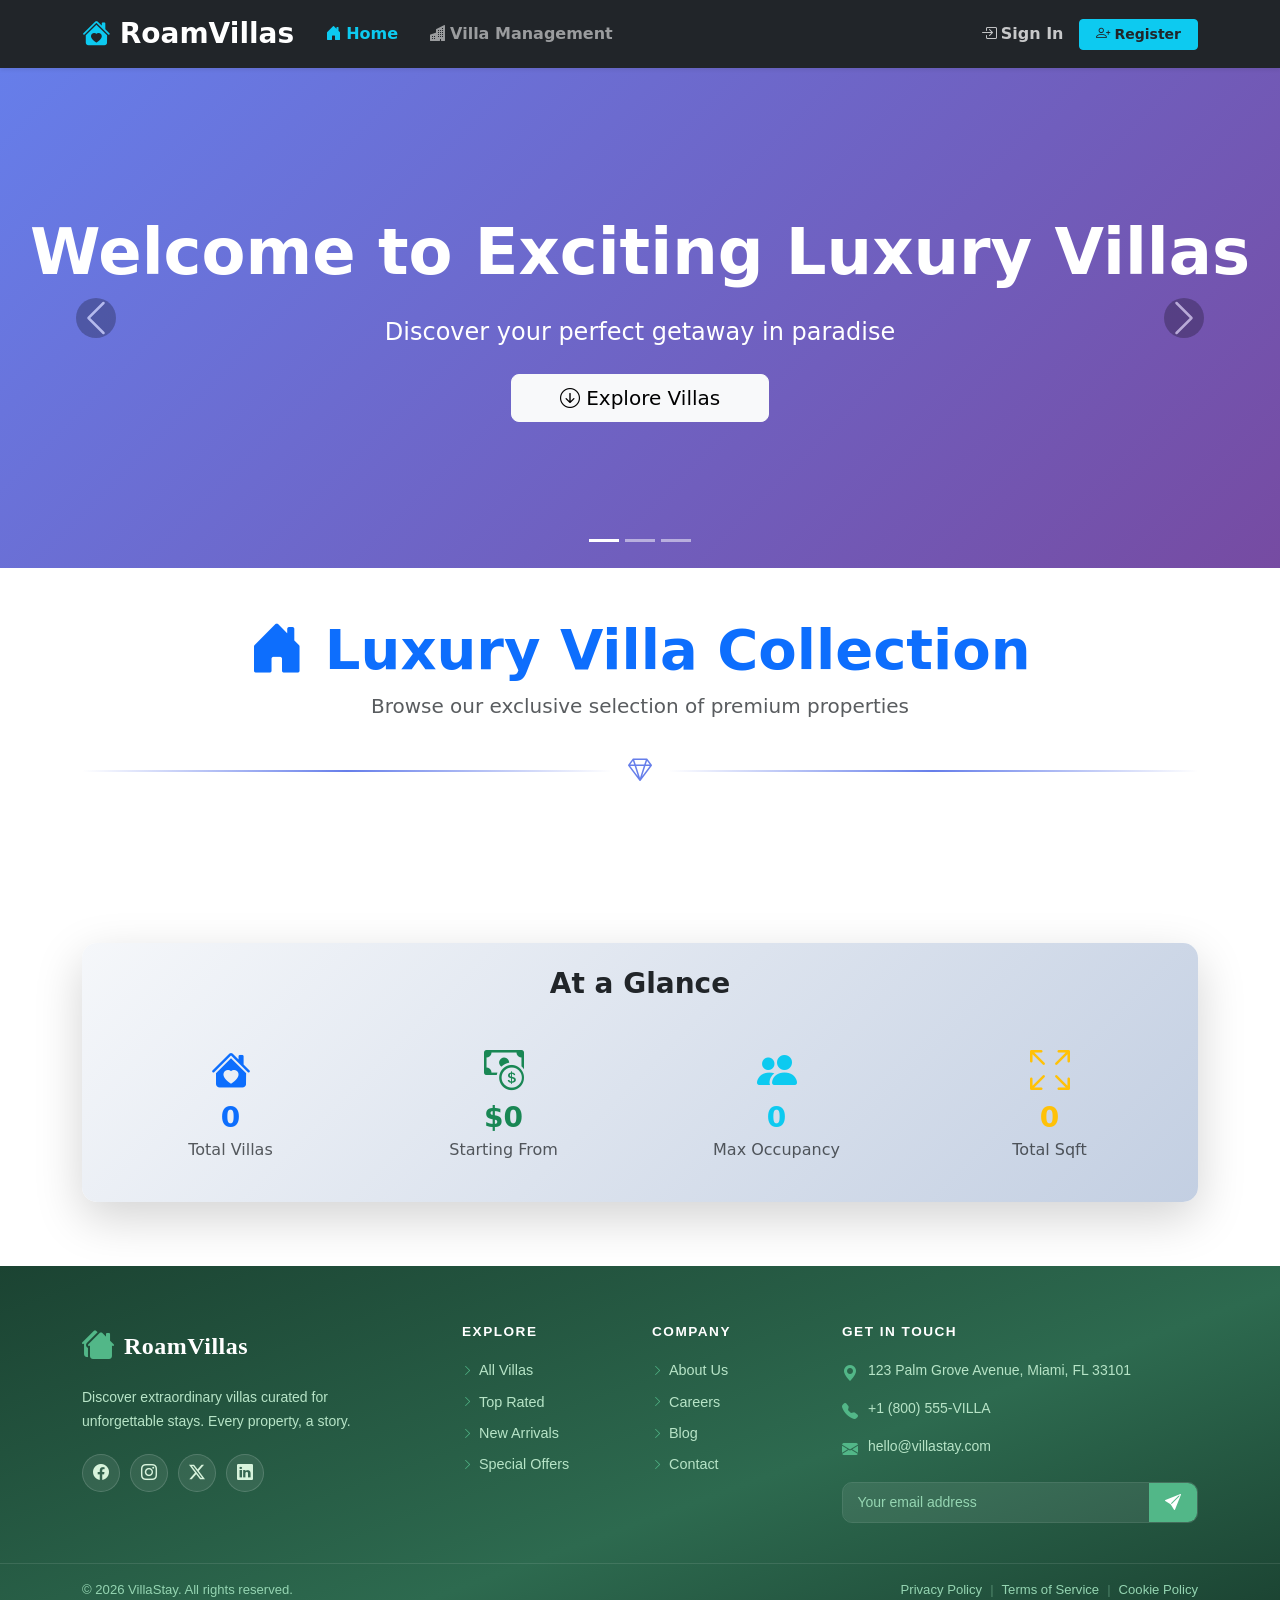
<file: html/home.html>
<!doctype html>
<html lang="en">
  <head>
    <meta charset="UTF-8" />
    <meta name="viewport" content="width=device-width, initial-scale=1.0" />
    <title>RoamVillas</title>
    <link
      href="https://cdn.jsdelivr.net/npm/bootstrap@5.3.0/dist/css/bootstrap.min.css"
      rel="stylesheet"
    />
    <script src="https://cdn.jsdelivr.net/npm/bootstrap@5.3.0/dist/js/bootstrap.bundle.min.js"></script>
    <link
      rel="stylesheet"
      href="https://cdn.jsdelivr.net/npm/bootstrap-icons@1.13.1/font/bootstrap-icons.min.css"
    />
    <link href="../css/home.css" rel="stylesheet" />
  </head>
  <body>
    <div id="navbarContainer"></div>

    <div
      id="heroCarousel"
      class="carousel slide carousel-fade mb-5"
      data-bs-ride="carousel"
    >
      <div class="carousel-indicators">
        <button
          type="button"
          data-bs-target="#heroCarousel"
          data-bs-slide-to="0"
          class="active"
          aria-current="true"
          aria-label="Slide 1"
        ></button>
        <button
          type="button"
          data-bs-target="#heroCarousel"
          data-bs-slide-to="1"
          aria-label="Slide 2"
        ></button>
        <button
          type="button"
          data-bs-target="#heroCarousel"
          data-bs-slide-to="2"
          aria-label="Slide 3"
        ></button>
      </div>
      <div class="carousel-inner">
        <div class="carousel-item active">
          <div
            class="carousel-slide"
            style="
              background: linear-gradient(135deg, #667eea 0%, #764ba2 100%);
            "
          >
            <div class="carousel-caption-custom">
              <h1 class="display-3 fw-bold mb-4 animate-fade-in">
                Welcome to Exciting Luxury Villas
              </h1>
              <p class="lead mb-4 fs-4">
                Discover your perfect getaway in paradise
              </p>
              <a
                href="#villa-listings"
                class="btn btn-light btn-lg px-5 smooth-scroll"
              >
                <i class="bi bi-arrow-down-circle"></i> Explore Villas
              </a>
            </div>
          </div>
        </div>
        <div class="carousel-item">
          <div
            class="carousel-slide"
            style="
              background: linear-gradient(135deg, #f093fb 0%, #f5576c 100%);
            "
          >
            <div class="carousel-caption-custom">
              <h1 class="display-3 fw-bold mb-4 animate-fade-in">
                Premium Amenities
              </h1>
              <p class="lead mb-4 fs-4">
                Experience luxury living at its finest
              </p>
              <a
                href="#villa-listings"
                class="btn btn-light btn-lg px-5 smooth-scroll"
              >
                <i class="bi bi-star-fill"></i> View Collection
              </a>
            </div>
          </div>
        </div>
        <div class="carousel-item">
          <div
            class="carousel-slide"
            style="
              background: linear-gradient(135deg, #4facfe 0%, #00f2fe 100%);
            "
          >
            <div class="carousel-caption-custom">
              <h1 class="display-3 fw-bold mb-4 animate-fade-in">
                Book Your Dream Villa
              </h1>
              <p class="lead mb-4 fs-4">Unforgettable memories await you</p>
              <a
                href="#villa-listings"
                class="btn btn-light btn-lg px-5 smooth-scroll"
              >
                <i class="bi bi-calendar-check"></i> Check Availability
              </a>
            </div>
          </div>
        </div>
      </div>
      <button
        class="carousel-control-prev"
        type="button"
        data-bs-target="#heroCarousel"
        data-bs-slide="prev"
      >
        <span class="carousel-control-prev-icon" aria-hidden="true"></span>
        <span class="visually-hidden">Previous</span>
      </button>
      <button
        class="carousel-control-next"
        type="button"
        data-bs-target="#heroCarousel"
        data-bs-slide="next"
      >
        <span class="carousel-control-next-icon" aria-hidden="true"></span>
        <span class="visually-hidden">Next</span>
      </button>
    </div>

    <div class="container mt-4" id="villa-listings">
      <!-- Header Section -->
      <div class="row mb-4">
        <div class="col-12">
          <div class="text-center">
            <h2 class="display-4 fw-bold text-primary">
              <i class="bi bi-house-door-fill"></i> Luxury Villa Collection
            </h2>
            <p class="lead text-muted">
              Browse our exclusive selection of premium properties
            </p>
            <div class="divider-custom">
              <div class="divider-line"></div>
              <div class="divider-icon"><i class="bi bi-gem"></i></div>
              <div class="divider-line"></div>
            </div>
          </div>
        </div>
      </div>

      <div
        id="errorAlert"
        class="alert alert-danger alert-dismissible fade d-none"
        role="alert"
      >
        <i class="bi bi-exclamation-triangle-fill"></i>
        <span id="errorMessage">Error</span>
        <button
          type="button"
          class="btn-close"
          data-bs-dismiss="alert"
          aria-label="Close"
        ></button>
      </div>
      <div
        id="villaContainer"
        class="row row-cols-1 row-cols-md-2 row-cols-lg-3 g-4"
      >
        <div id="noDataBlock" class="col-12 d-none">
          <div class="alert alert-info text-center" role="alert">
            <i class="bi bi-info-circle-fill fs-1 d-block mb-3"></i>
            <h4>No Villas Available</h4>
            <p class="mb-0">
              There are currently no villas to display. Please check back later!
            </p>
          </div>
        </div>
      </div>

      <div class="row mt-5 mb-5">
        <div class="col-12">
          <div class="card shadow-lg border-0 stats-card">
            <div class="card-body p-4">
              <h3 class="text-center mb-4 fw-bold">At a Glance</h3>
              <div class="row text-center g-4">
                <div class="col-md-3">
                  <div class="stat-item">
                    <i
                      class="bi bi-house-heart-fill text-primary fs-1 mb-3"
                    ></i>
                    <h3 id="totalVillas" class="text-primary fw-bold mb-1">
                      0
                    </h3>
                    <p class="text-muted mb-0">Total Villas</p>
                  </div>
                </div>
                <div class="col-md-3">
                  <div class="stat-item">
                    <i class="bi bi-cash-coin text-success fs-1 mb-3"></i>
                    <h3 id="startingPrice" class="text-success fw-bold mb-1">
                      $0
                    </h3>
                    <p class="text-muted mb-0">Starting From</p>
                  </div>
                </div>
                <div class="col-md-3">
                  <div class="stat-item">
                    <i class="bi bi-people-fill text-info fs-1 mb-3"></i>
                    <h3 id="maxOccupancy" class="text-info fw-bold mb-1">0</h3>
                    <p class="text-muted mb-0">Max Occupancy</p>
                  </div>
                </div>
                <div class="col-md-3">
                  <div class="stat-item">
                    <i
                      class="bi bi-arrows-fullscreen text-warning fs-1 mb-3"
                    ></i>
                    <h3 id="totalSqft" class="text-warning fw-bold mb-1">0</h3>
                    <p class="text-muted mb-0">Total Sqft</p>
                  </div>
                </div>
              </div>
            </div>
          </div>
        </div>
      </div>
    </div>
    <script src="../js/layout.js"></script>
    <script src="../js/error.js"></script>
    <script src="../js/home.js"></script>
    <script src="../js/footer.js"></script>

  </body>
</html>
</file>
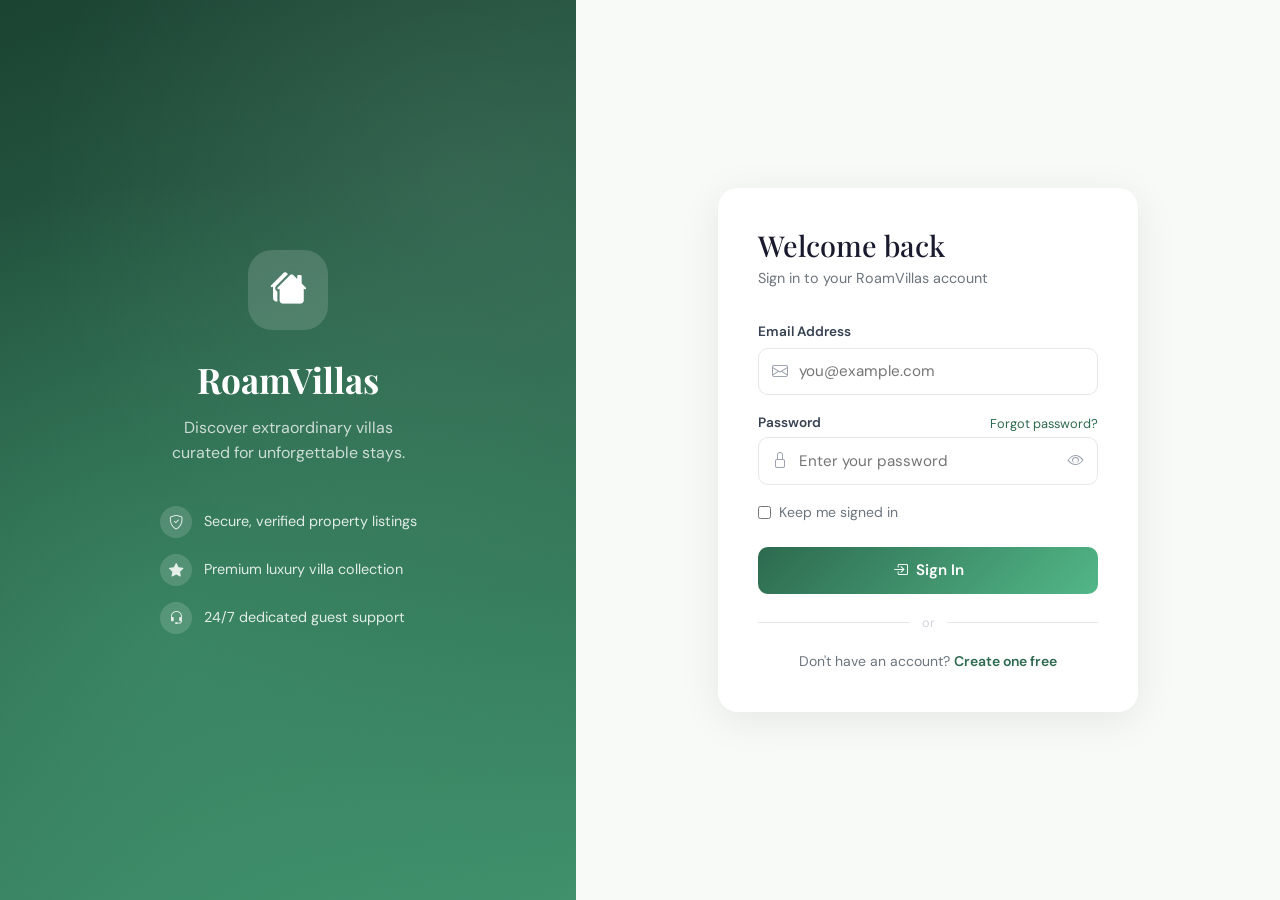
<file: html/login.html>
<!doctype html>
<html lang="en">
  <head>
    <meta charset="UTF-8" />
    <meta name="viewport" content="width=device-width, initial-scale=1.0" />
    <title>Sign In — RoamVillas</title>
    <link
      href="https://cdn.jsdelivr.net/npm/bootstrap@5.3.0/dist/css/bootstrap.min.css"
      rel="stylesheet"
    />
    <script src="https://cdn.jsdelivr.net/npm/bootstrap@5.3.0/dist/js/bootstrap.bundle.min.js"></script>
    <link
      rel="stylesheet"
      href="https://cdn.jsdelivr.net/npm/bootstrap-icons@1.13.1/font/bootstrap-icons.min.css"
    />
    <link
      href="https://fonts.googleapis.com/css2?family=Playfair+Display:wght@600;700&family=DM+Sans:wght@400;500;600&display=swap"
      rel="stylesheet"
    />
    <link href="../css/login.css" rel="stylesheet">
    <script src="../js/auth.js"></script>
  </head>
  <body>
    <div class="auth-left">
      <div class="auth-left-content">
        <div class="brand-icon"><i class="bi bi-houses-fill"></i></div>
        <div class="brand-name">RoamVillas</div>
        <p class="brand-tagline">
          Discover extraordinary villas<br />curated for unforgettable stays.
        </p>

        <div class="feature-list">
          <div class="feature-item">
            <div><i class="bi bi-shield-check"></i></div>
            <span>Secure, verified property listings</span>
          </div>
          <div class="feature-item">
            <div><i class="bi bi-star-fill"></i></div>
            <span>Premium luxury villa collection</span>
          </div>
          <div class="feature-item">
            <div><i class="bi bi-headset"></i></div>
            <span>24/7 dedicated guest support</span>
          </div>
        </div>
      </div>
    </div>

    <div class="auth-right">
      <div class="auth-card">
        <h2>Welcome back</h2>
        <p class="subtitle">Sign in to your RoamVillas account</p>

        <div id="authSuccess" class="auth-success d-none">
          <i class="bi bi-check-circle-fill"></i>
          <span>Account created! Please sign in.</span>
        </div>
        <div id="authError" class="auth-error d-none">
          <i class="bi bi-exclamation-circle-fill"></i>
          <span id="authErrorMsg"></span>
        </div>

        <form id="loginForm" onsubmit="handleLogin(event)" novalidate>
          <div class="form-group">
            <label class="form-label">Email Address</label>
            <div class="input-wrap">
              <i class="bi bi-envelope input-icon"></i>
              <input
                id="loginEmail"
                type="email"
                placeholder="you@example.com"
                autocomplete="email"
              />
            </div>
          </div>

          <div class="form-group">
            <div class="d-flex justify-content-between align-items-center mb-1">
              <label class="form-label mb-0">Password</label>
              <a
                href="#"
                style="font-size: 0.8rem; color: #2d6a4f; text-decoration: none"
                >Forgot password?</a
              >
            </div>
            <div class="input-wrap">
              <i class="bi bi-lock input-icon"></i>
              <input
                id="loginPassword"
                type="password"
                placeholder="Enter your password"
                autocomplete="current-password"
              />
              <button
                type="button"
                class="toggle-pw"
                onclick="togglePassword('loginPassword', this)"
              >
                <i class="bi bi-eye"></i>
              </button>
            </div>
          </div>

          <div
            class="d-flex align-items-center gap-2 mb-4"
            style="font-size: 0.875rem; color: #6c757d"
          >
            <input
              type="checkbox"
              id="rememberMe"
              style="accent-color: #52b788"
            />
            <label for="rememberMe">Keep me signed in</label>
          </div>

          <button id="loginBtn" type="submit" class="btn-auth">
            <i class="bi bi-box-arrow-in-right me-2"></i>Sign In
          </button>
        </form>

        <div class="divider">or</div>

        <div class="auth-footer">
          Don't have an account?
          <a href="../html/register.html">Create one free</a>
        </div>
      </div>
    </div>

    <script src="../js/auth.js"></script>
    <script>
      if (
        new URLSearchParams(window.location.search).get("registered") === "1"
      ) {
        document.getElementById("authSuccess").classList.remove("d-none");
      }

      redirectIfLoggedIn("../html/index.html");

      function togglePassword(inputId, btn) {
        const input = document.getElementById(inputId);
        const icon = btn.querySelector("i");
        if (input.type === "password") {
          input.type = "text";
          icon.className = "bi bi-eye-slash";
        } else {
          input.type = "password";
          icon.className = "bi bi-eye";
        }
      }
    </script>
  </body>
</html>
</file>
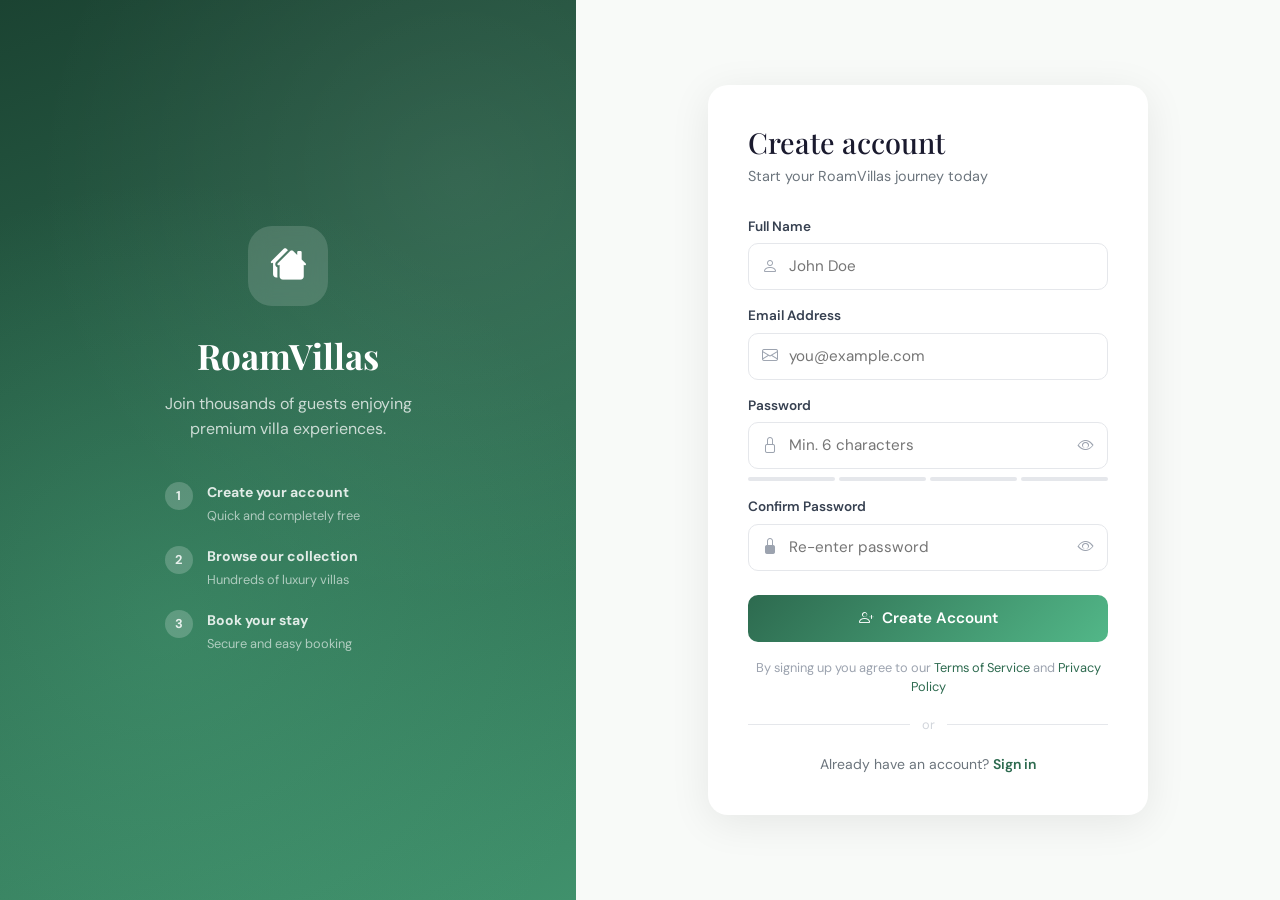
<file: html/register.html>
<!doctype html>
<html lang="en">
  <head>
    <meta charset="UTF-8" />
    <meta name="viewport" content="width=device-width, initial-scale=1.0" />
    <title>Create Account — RoamVillas</title>
    <link
      href="https://cdn.jsdelivr.net/npm/bootstrap@5.3.0/dist/css/bootstrap.min.css"
      rel="stylesheet"
    />
    <script src="https://cdn.jsdelivr.net/npm/bootstrap@5.3.0/dist/js/bootstrap.bundle.min.js"></script>
    <link
      rel="stylesheet"
      href="https://cdn.jsdelivr.net/npm/bootstrap-icons@1.13.1/font/bootstrap-icons.min.css"
    />
    <link
      href="https://fonts.googleapis.com/css2?family=Playfair+Display:wght@600;700&family=DM+Sans:wght@400;500;600&display=swap"
      rel="stylesheet"
    />
    <link href="../css/register.css" rel="stylesheet" />
    <script src="../js/auth.js"></script>
  </head>
  <body>
    <div class="auth-left">
      <div class="auth-left-content">
        <div class="brand-icon"><i class="bi bi-houses-fill"></i></div>
        <div class="brand-name">RoamVillas</div>
        <p class="brand-tagline">
          Join thousands of guests enjoying<br />premium villa experiences.
        </p>

        <div class="steps">
          <div class="step-item">
            <div class="step-num">1</div>
            <div class="step-text">
              <strong>Create your account</strong>
              <span>Quick and completely free</span>
            </div>
          </div>
          <div class="step-item">
            <div class="step-num">2</div>
            <div class="step-text">
              <strong>Browse our collection</strong>
              <span>Hundreds of luxury villas</span>
            </div>
          </div>
          <div class="step-item">
            <div class="step-num">3</div>
            <div class="step-text">
              <strong>Book your stay</strong>
              <span>Secure and easy booking</span>
            </div>
          </div>
        </div>
      </div>
    </div>

    <!-- Right panel -->
    <div class="auth-right">
      <div class="auth-card">
        <h2>Create account</h2>
        <p class="subtitle">Start your RoamVillas journey today</p>

        <div id="authError" class="auth-error d-none">
          <i class="bi bi-exclamation-circle-fill"></i>
          <span id="authErrorMsg"></span>
        </div>

        <form id="registerForm" onsubmit="handleRegister(event)" novalidate>
          <!-- Name -->
          <div class="form-group">
            <label class="form-label">Full Name</label>
            <div class="input-wrap">
              <i class="bi bi-person input-icon"></i>
              <input
                id="regName"
                type="text"
                placeholder="John Doe"
                autocomplete="name"
              />
            </div>
          </div>

          <!-- Email -->
          <div class="form-group">
            <label class="form-label">Email Address</label>
            <div class="input-wrap">
              <i class="bi bi-envelope input-icon"></i>
              <input
                id="regEmail"
                type="email"
                placeholder="you@example.com"
                autocomplete="email"
              />
            </div>
          </div>

          <!-- Password -->
          <div class="form-group">
            <label class="form-label">Password</label>
            <div class="input-wrap">
              <i class="bi bi-lock input-icon"></i>
              <input
                id="regPassword"
                type="password"
                placeholder="Min. 6 characters"
                autocomplete="new-password"
                oninput="checkStrength(this.value)"
              />
              <button
                type="button"
                class="toggle-pw"
                onclick="togglePassword('regPassword', this)"
              >
                <i class="bi bi-eye"></i>
              </button>
            </div>
            <!-- Strength indicator -->
            <div class="strength-bar mt-2">
              <div class="strength-seg" id="s1"></div>
              <div class="strength-seg" id="s2"></div>
              <div class="strength-seg" id="s3"></div>
              <div class="strength-seg" id="s4"></div>
            </div>
            <div class="strength-label" id="strengthLabel"></div>
          </div>

          <!-- Confirm password -->
          <div class="form-group">
            <label class="form-label">Confirm Password</label>
            <div class="input-wrap">
              <i class="bi bi-lock-fill input-icon"></i>
              <input
                id="regConfirm"
                type="password"
                placeholder="Re-enter password"
                autocomplete="new-password"
              />
              <button
                type="button"
                class="toggle-pw"
                onclick="togglePassword('regConfirm', this)"
              >
                <i class="bi bi-eye"></i>
              </button>
            </div>
          </div>

          <button id="registerBtn" type="submit" class="btn-auth">
            <i class="bi bi-person-plus me-2"></i>Create Account
          </button>

          <p class="terms">
            By signing up you agree to our
            <a href="#">Terms of Service</a> and <a href="#">Privacy Policy</a>
          </p>
        </form>

        <div class="divider">or</div>
        <div class="auth-footer">
          Already have an account? <a href="../html/login.html">Sign in</a>
        </div>
      </div>
    </div>

    <script src="../js/auth.js"></script>
    <script>
      redirectIfLoggedIn("../html/index.html");

      function togglePassword(inputId, btn) {
        const input = document.getElementById(inputId);
        const icon = btn.querySelector("i");
        input.type = input.type === "password" ? "text" : "password";
        icon.className =
          input.type === "password" ? "bi bi-eye" : "bi bi-eye-slash";
      }

      function checkStrength(val) {
        const segs = [
          document.getElementById("s1"),
          document.getElementById("s2"),
          document.getElementById("s3"),
          document.getElementById("s4"),
        ];
        const label = document.getElementById("strengthLabel");
        let score = 0;
        if (val.length >= 6) score++;
        if (val.length >= 10) score++;
        if (/[A-Z]/.test(val) && /[0-9]/.test(val)) score++;
        if (/[^A-Za-z0-9]/.test(val)) score++;

        const colors = ["#ef4444", "#f59e0b", "#3b82f6", "#22c55e"];
        const labels = ["Weak", "Fair", "Good", "Strong"];
        segs.forEach(
          (s, i) =>
            (s.style.background = i < score ? colors[score - 1] : "#e5e7eb"),
        );
        label.textContent = val.length ? labels[score - 1] || "" : "";
        label.style.color = score > 0 ? colors[score - 1] : "#9ca3af";
      }
    </script>
  </body>
</html>
</file>
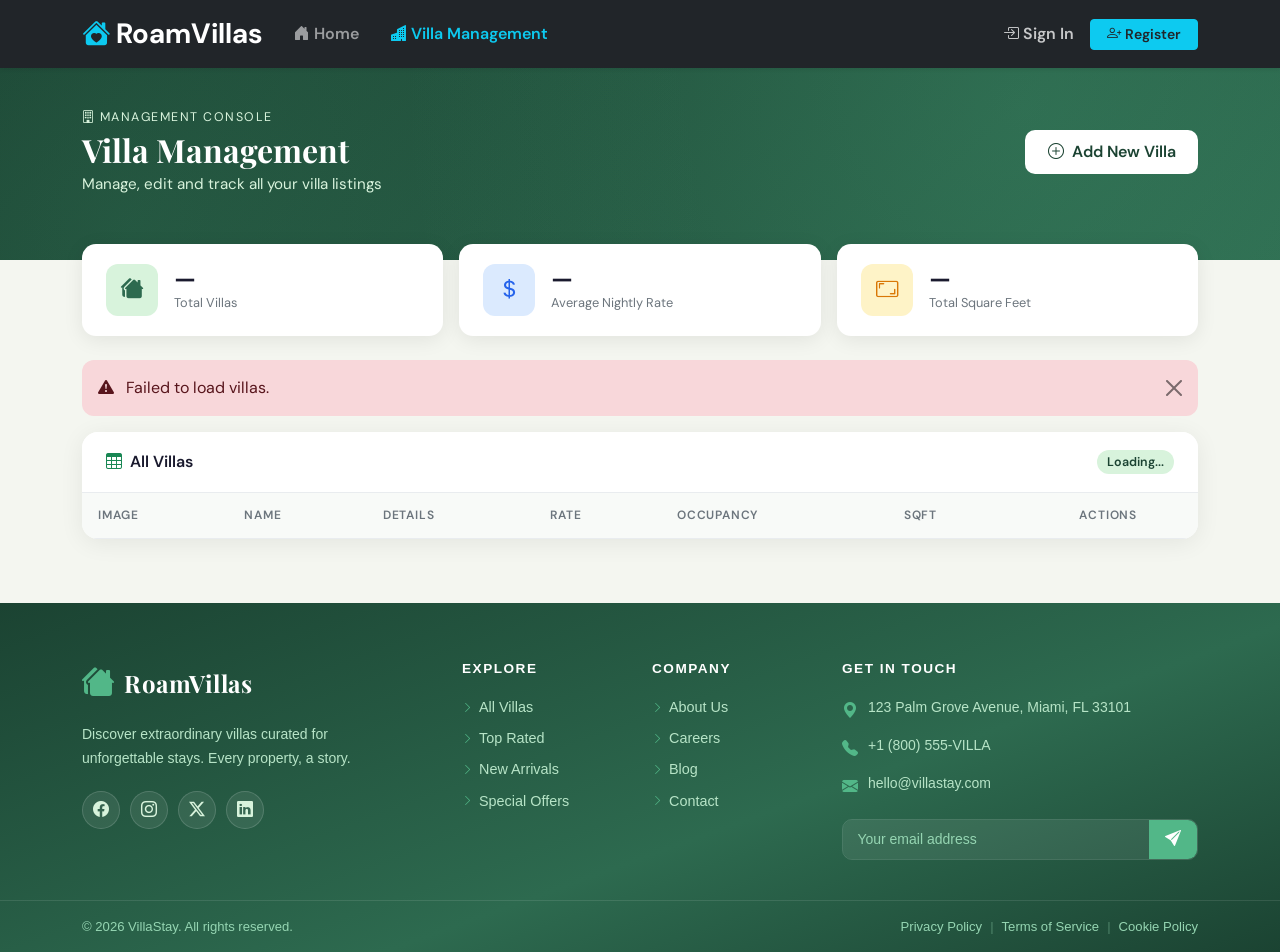
<file: html/villalist.html>
﻿<!doctype html>
<html lang="en">
  <head>
    <meta charset="utf-8" />
    <meta name="viewport" content="width=device-width, initial-scale=1.0" />
    <title>Villa Management</title>

    <link
      href="https://cdn.jsdelivr.net/npm/bootstrap@5.3.0/dist/css/bootstrap.min.css"
      rel="stylesheet"
    />
    <script src="https://cdn.jsdelivr.net/npm/bootstrap@5.3.0/dist/js/bootstrap.bundle.min.js"></script>
    <link
      rel="stylesheet"
      href="https://cdn.jsdelivr.net/npm/bootstrap-icons@1.13.1/font/bootstrap-icons.min.css"
    />
    <link
      href="https://fonts.googleapis.com/css2?family=Playfair+Display:wght@600;700&family=DM+Sans:wght@400;500;600&display=swap"
      rel="stylesheet"
    />
    <link href="../css/home.css" rel="stylesheet" />
    <link href="../css/villalist.css" rel="stylesheet" />

  </head>
  <body>
    <div id="navbarContainer"></div>

    <!-- modal for delete -->
     <div class="modal fade" id="deleteModal" tabindex="-1" aria-hidden="true">
  <div class="modal-dialog modal-dialog-centered">
    <div class="modal-content border-0 shadow-lg rounded-4 overflow-hidden">

      <!-- Header -->
      <div class="modal-header border-0" style="background:#fff1f0;">
        <div class="d-flex align-items-center gap-2">
          <div style="width:40px;height:40px;border-radius:50%;
                      background:#fee2e2;display:flex;
                      align-items:center;justify-content:center;">
            <i class="bi bi-trash text-danger"></i>
          </div>
          <h5 class="modal-title fw-semibold text-danger mb-0">Delete Villa</h5>
        </div>
        <button type="button" class="btn-close" data-bs-dismiss="modal"></button>
      </div>

      <!-- Body -->
      <div class="modal-body px-4 py-4">
        <p class="mb-2 text-secondary" style="line-height:1.7;">
          Are you sure you want to delete
          <strong id="deleteVillaName" class="text-dark"></strong>?
        </p>
        <p class="mb-0 small text-danger">
          <i class="bi bi-exclamation-triangle me-1"></i>
          This action is permanent and cannot be undone.
        </p>
      </div>

      <!-- Footer -->
      <div class="modal-footer border-0 pt-0">
        <button type="button"
                class="btn btn-outline-secondary px-4"
                data-bs-dismiss="modal">
          <i class="bi bi-x me-1"></i>Cancel
        </button>
        <button type="button"
                id="confirmDeleteBtn"
                class="btn btn-danger px-4"
                onclick="confirmDelete()">
          <i class="bi bi-trash me-1"></i>Yes, Delete
        </button>
      </div>

    </div>
  </div>
</div>

    <!-- Hero -->
    <div class="page-hero">
      <div class="container">
        <div class="d-flex justify-content-between align-items-center">
          <div>
            <p class="hero-label text-uppercase mb-1">
              <i class="bi bi-building me-1"></i>Management Console
            </p>
            <h2 class="hero-title mb-1">Villa Management</h2>
            <p class="hero-subtitle mb-0">
              Manage, edit and track all your villa listings
            </p>
          </div>
          <a href="../html/createvilla.html" class="btn btn-add">
            <i class="bi bi-plus-circle me-2"></i>Add New Villa
          </a>
        </div>
      </div>
    </div>

    <div class="container">
      <!-- Stat Cards -->
      <div class="row g-3 stats-row mb-4">
        <div class="col-md-4">
          <div class="stat-card">
            <div class="stat-icon green"><i class="bi bi-houses-fill"></i></div>
            <div>
              <div class="stat-value" id="statCount">—</div>
              <div class="stat-label">Total Villas</div>
            </div>
          </div>
        </div>
        <div class="col-md-4">
          <div class="stat-card">
            <div class="stat-icon blue">
              <i class="bi bi-currency-dollar"></i>
            </div>
            <div>
              <div class="stat-value" id="statAvgRate">—</div>
              <div class="stat-label">Average Nightly Rate</div>
            </div>
          </div>
        </div>
        <div class="col-md-4">
          <div class="stat-card">
            <div class="stat-icon amber">
              <i class="bi bi-aspect-ratio"></i>
            </div>
            <div>
              <div class="stat-value" id="statSqft">—</div>
              <div class="stat-label">Total Square Feet</div>
            </div>
          </div>
        </div>
      </div>

      <!-- Alerts -->
      <div
        id="successAlert"
        class="alert alert-success alert-dismissible fade show d-none mb-3"
        role="alert"
      >
        <i class="bi bi-check-circle-fill me-2"></i>
        <span id="successMessage">Success</span>
        <button
          type="button"
          class="btn-close"
          data-bs-dismiss="alert"
        ></button>
      </div>
      <div
        id="errorAlert"
        class="alert alert-danger alert-dismissible fade show d-none mb-3"
        role="alert"
      >
        <i class="bi bi-exclamation-triangle-fill me-2"></i>
        <span id="errorMessage">Error</span>
        <button
          type="button"
          class="btn-close"
          data-bs-dismiss="alert"
        ></button>
      </div>

      <!-- Table Card -->
      <div class="table-card card mb-5">
        <div class="card-header-bar">
          <span class="title"
            ><i class="bi bi-table me-2 text-success"></i>All Villas</span
          >
          <span class="count-badge" id="tableBadge">Loading...</span>
        </div>

        <!-- Empty state -->
        <div id="noVillaBlock" class="empty-state d-none">
          <div class="empty-icon-wrap"><i class="bi bi-house-slash"></i></div>
          <h5 class="fw-semibold mb-1">No Villas Yet</h5>
          <p class="text-muted mb-3">
            Get started by adding your first villa listing.
          </p>
          <a href="../html/createvilla.html" class="btn btn-success px-4">
            <i class="bi bi-plus-circle me-2"></i>Create Villa
          </a>
        </div>

        <!-- Table -->
        <div class="table-responsive" id="tableWrapper">
          <table class="table mb-0">
            <thead>
              <tr>
                <th>Image</th>
                <th>Name</th>
                <th>Details</th>
                <th>Rate</th>
                <th>Occupancy</th>
                <th>Sqft</th>
                <th class="text-center">Actions</th>
              </tr>
            </thead>
            <tbody id="villaTableBody"></tbody>
          </table>
        </div>
      </div>
    </div>

    <script src="../js/error.js"></script>
    <script src="../js/villalist.js"></script>
    <script src="../js/layout.js"></script>
    <script src="../js/footer.js"></script>
    <script src="../js/deletevilla.js"></script>
    <script src="../js/deletevilla.js"></script>
    <script src="../js/auth.js"></script>
  </body>
</html>
</file>
<file: css/home.css>
/* Carousel Styles */
.carousel-slide {
  height: 500px;
  display: flex;
  align-items: center;
  justify-content: center;
  position: relative;
}

.carousel-caption-custom {
  text-align: center;
  color: white;
  z-index: 10;
  animation: fadeInUp 1s ease-in-out;
}

@keyframes fadeInUp {
  from {
    opacity: 0;
    transform: translateY(30px);
  }
  to {
    opacity: 1;
    transform: translateY(0);
  }
}

.carousel-fade .carousel-item {
  transition: opacity 1s ease-in-out;
}

.carousel-control-prev-icon,
.carousel-control-next-icon {
  background-color: rgba(0, 0, 0, 0.5);
  border-radius: 50%;
  padding: 20px;
}

/* Divider Styles */
.divider-custom {
  display: flex;
  align-items: center;
  margin: 2rem 0;
}

.divider-line {
  flex: 1;
  height: 2px;
  background: linear-gradient(90deg, transparent, #667eea, transparent);
}

.divider-icon {
  padding: 0 1rem;
  font-size: 1.5rem;
  color: #667eea;
}

/* Card Hover Effects */
.hover-shadow {
  transition: all 0.3s ease-in-out;
  border-radius: 15px;
}

.hover-shadow:hover {
  transform: translateY(-10px);
  box-shadow: 0 1.5rem 4rem rgba(0, 0, 0, 0.2) !important;
}

.villa-image {
  transition: transform 0.5s ease-in-out;
}

.card:hover .villa-image {
  transform: scale(1.1);
}

.card {
  border: none;
  overflow: hidden;
  border-radius: 15px;
}

.transition {
  transition: all 0.3s ease;
}

/* Button Hover Effect */
.btn-hover {
  position: relative;
  overflow: hidden;
  transition: all 0.3s ease;
}

.btn-hover:hover {
  transform: scale(1.02);
  box-shadow: 0 5px 15px rgba(0, 0, 0, 0.2);
}

/* Stats Card */
.stats-card {
  background: linear-gradient(135deg, #f5f7fa 0%, #c3cfe2 100%);
  border-radius: 15px;
}

.stat-item {
  padding: 1rem;
  transition: transform 0.3s ease;
}

.stat-item:hover {
  transform: translateY(-5px);
}

/* Background Gradient */
.bg-gradient-primary {
  background: linear-gradient(135deg, #667eea 0%, #764ba2 100%);
}

/* Smooth Scroll */
.smooth-scroll {
  scroll-behavior: smooth;
}

/* Responsive adjustments */
@media (max-width: 768px) {
  .carousel-slide {
    height: 400px;
  }

  .carousel-caption-custom h1 {
    font-size: 2rem;
  }

  .carousel-caption-custom p {
    font-size: 1rem;
  }
}
</file>
<file: css/login.css>
* {
  box-sizing: border-box;
  margin: 0;
  padding: 0;
}
body {
  font-family: "DM Sans", sans-serif;
  min-height: 100vh;
  display: flex;
}

.auth-left {
  width: 45%;
  background: linear-gradient(160deg, #1b4332 0%, #2d6a4f 50%, #40916c 100%);
  display: flex;
  flex-direction: column;
  align-items: center;
  justify-content: center;
  padding: 3rem;
  position: relative;
  overflow: hidden;
}
.auth-left::before {
  content: "";
  position: absolute;
  inset: 0;
  background:
    radial-gradient(
      circle at 30% 70%,
      rgba(82, 183, 136, 0.25) 0%,
      transparent 60%
    ),
    radial-gradient(
      circle at 80% 20%,
      rgba(255, 255, 255, 0.07) 0%,
      transparent 50%
    );
}
.auth-left-content {
  position: relative;
  text-align: center;
  color: #fff;
}
.brand-icon {
  width: 80px;
  height: 80px;
  border-radius: 24px;
  background: rgba(255, 255, 255, 0.15);
  backdrop-filter: blur(10px);
  display: flex;
  align-items: center;
  justify-content: center;
  margin: 0 auto 1.5rem;
  font-size: 2.2rem;
}
.brand-name {
  font-family: "Playfair Display", serif;
  font-size: 2.2rem;
  font-weight: 700;
  margin-bottom: 0.5rem;
}
.brand-tagline {
  color: rgba(255, 255, 255, 0.75);
  font-size: 1rem;
  line-height: 1.6;
}

.feature-list {
  margin-top: 2.5rem;
  text-align: left;
}
.feature-item {
  display: flex;
  align-items: center;
  gap: 12px;
  color: rgba(255, 255, 255, 0.85);
  font-size: 0.9rem;
  margin-bottom: 1rem;
}
.feature-item i {
  width: 32px;
  height: 32px;
  border-radius: 50%;
  background: rgba(255, 255, 255, 0.15);
  display: flex;
  align-items: center;
  justify-content: center;
  flex-shrink: 0;
  font-size: 0.9rem;
}

/* ── Right panel ── */
.auth-right {
  flex: 1;
  display: flex;
  align-items: center;
  justify-content: center;
  background: #f8faf8;
  padding: 2rem;
}
.auth-card {
  background: #fff;
  border-radius: 20px;
  box-shadow: 0 8px 40px rgba(0, 0, 0, 0.08);
  padding: 2.5rem;
  width: 100%;
  max-width: 420px;
}
.auth-card h2 {
  font-family: "Playfair Display", serif;
  font-size: 1.8rem;
  color: #1a1a2e;
  margin-bottom: 0.4rem;
}
.auth-card .subtitle {
  color: #6c757d;
  font-size: 0.9rem;
  margin-bottom: 1.8rem;
}

/* Form controls */
.form-group {
  margin-bottom: 1.1rem;
}
.form-label {
  font-size: 0.85rem;
  font-weight: 600;
  color: #374151;
  margin-bottom: 6px;
}
.input-wrap {
  position: relative;
}
.input-wrap .input-icon {
  position: absolute;
  left: 14px;
  top: 50%;
  transform: translateY(-50%);
  color: #9ca3af;
  font-size: 1rem;
}
.input-wrap input {
  width: 100%;
  padding: 0.7rem 1rem 0.7rem 2.5rem;
  border: 1.5px solid #e5e7eb;
  border-radius: 10px;
  font-size: 0.95rem;
  font-family: "DM Sans", sans-serif;
  transition:
    border-color 0.2s,
    box-shadow 0.2s;
  outline: none;
}
.input-wrap input:focus {
  border-color: #52b788;
  box-shadow: 0 0 0 3px rgba(82, 183, 136, 0.15);
}
.toggle-pw {
  position: absolute;
  right: 14px;
  top: 50%;
  transform: translateY(-50%);
  cursor: pointer;
  color: #9ca3af;
  font-size: 1rem;
  background: none;
  border: none;
  padding: 0;
}

/* Error box */
.auth-error {
  background: #fff1f0;
  border: 1px solid #ffc9c9;
  border-radius: 10px;
  padding: 0.75rem 1rem;
  color: #dc2626;
  font-size: 0.875rem;
  display: flex;
  align-items: center;
  gap: 8px;
  margin-bottom: 1.2rem;
}

/* Success box */
.auth-success {
  background: #f0fdf4;
  border: 1px solid #bbf7d0;
  border-radius: 10px;
  padding: 0.75rem 1rem;
  color: #16a34a;
  font-size: 0.875rem;
  display: flex;
  align-items: center;
  gap: 8px;
  margin-bottom: 1.2rem;
}

/* Submit button */
.btn-auth {
  width: 100%;
  padding: 0.75rem;
  background: linear-gradient(135deg, #2d6a4f, #52b788);
  color: #fff;
  border: none;
  border-radius: 10px;
  font-size: 0.95rem;
  font-weight: 600;
  cursor: pointer;
  transition:
    opacity 0.2s,
    transform 0.15s;
  font-family: "DM Sans", sans-serif;
}
.btn-auth:hover {
  opacity: 0.92;
  transform: translateY(-1px);
}
.btn-auth:disabled {
  opacity: 0.7;
  cursor: not-allowed;
  transform: none;
}

.divider {
  display: flex;
  align-items: center;
  gap: 12px;
  color: #d1d5db;
  font-size: 0.8rem;
  margin: 1.2rem 0;
}
.divider::before,
.divider::after {
  content: "";
  flex: 1;
  height: 1px;
  background: #e5e7eb;
}

.auth-footer {
  text-align: center;
  margin-top: 1.2rem;
  font-size: 0.875rem;
  color: #6c757d;
}
.auth-footer a {
  color: #2d6a4f;
  font-weight: 600;
  text-decoration: none;
}
.auth-footer a:hover {
  text-decoration: underline;
}

/* Responsive */
@media (max-width: 768px) {
  body {
    flex-direction: column;
  }
  .auth-left {
    width: 100%;
    padding: 2rem;
    min-height: auto;
  }
  .feature-list {
    display: none;
  }
}
</file>
<file: css/register.css>
* {
  box-sizing: border-box;
  margin: 0;
  padding: 0;
}
body {
  font-family: "DM Sans", sans-serif;
  min-height: 100vh;
  display: flex;
}

.auth-left {
  width: 45%;
  background: linear-gradient(160deg, #1b4332 0%, #2d6a4f 50%, #40916c 100%);
  display: flex;
  flex-direction: column;
  align-items: center;
  justify-content: center;
  padding: 3rem;
  position: relative;
  overflow: hidden;
}
.auth-left::before {
  content: "";
  position: absolute;
  inset: 0;
  background:
    radial-gradient(
      circle at 30% 70%,
      rgba(82, 183, 136, 0.25) 0%,
      transparent 60%
    ),
    radial-gradient(
      circle at 80% 20%,
      rgba(255, 255, 255, 0.07) 0%,
      transparent 50%
    );
}
.auth-left-content {
  position: relative;
  text-align: center;
  color: #fff;
}
.brand-icon {
  width: 80px;
  height: 80px;
  border-radius: 24px;
  background: rgba(255, 255, 255, 0.15);
  backdrop-filter: blur(10px);
  display: flex;
  align-items: center;
  justify-content: center;
  margin: 0 auto 1.5rem;
  font-size: 2.2rem;
}
.brand-name {
  font-family: "Playfair Display", serif;
  font-size: 2.2rem;
  font-weight: 700;
  margin-bottom: 0.5rem;
}
.brand-tagline {
  color: rgba(255, 255, 255, 0.75);
  font-size: 1rem;
  line-height: 1.6;
}
.steps {
  margin-top: 2.5rem;
  text-align: left;
}
.step-item {
  display: flex;
  align-items: flex-start;
  gap: 14px;
  color: rgba(255, 255, 255, 0.85);
  font-size: 0.875rem;
  margin-bottom: 1.25rem;
}
.step-num {
  width: 28px;
  height: 28px;
  border-radius: 50%;
  background: rgba(255, 255, 255, 0.2);
  display: flex;
  align-items: center;
  justify-content: center;
  font-weight: 700;
  font-size: 0.8rem;
  flex-shrink: 0;
}
.step-text strong {
  display: block;
  margin-bottom: 2px;
}
.step-text span {
  color: rgba(255, 255, 255, 0.6);
  font-size: 0.8rem;
}

.auth-right {
  flex: 1;
  display: flex;
  align-items: center;
  justify-content: center;
  background: #f8faf8;
  padding: 2rem;
}
.auth-card {
  background: #fff;
  border-radius: 20px;
  box-shadow: 0 8px 40px rgba(0, 0, 0, 0.08);
  padding: 2.5rem;
  width: 100%;
  max-width: 440px;
}
.auth-card h2 {
  font-family: "Playfair Display", serif;
  font-size: 1.8rem;
  color: #1a1a2e;
  margin-bottom: 0.4rem;
}
.auth-card .subtitle {
  color: #6c757d;
  font-size: 0.9rem;
  margin-bottom: 1.8rem;
}

.form-group {
  margin-bottom: 1rem;
}
.form-label {
  font-size: 0.85rem;
  font-weight: 600;
  color: #374151;
  margin-bottom: 6px;
  display: block;
}
.input-wrap {
  position: relative;
}
.input-wrap .input-icon {
  position: absolute;
  left: 14px;
  top: 50%;
  transform: translateY(-50%);
  color: #9ca3af;
  font-size: 1rem;
}
.input-wrap input {
  width: 100%;
  padding: 0.7rem 1rem 0.7rem 2.5rem;
  border: 1.5px solid #e5e7eb;
  border-radius: 10px;
  font-size: 0.95rem;
  font-family: "DM Sans", sans-serif;
  transition:
    border-color 0.2s,
    box-shadow 0.2s;
  outline: none;
}
.input-wrap input:focus {
  border-color: #52b788;
  box-shadow: 0 0 0 3px rgba(82, 183, 136, 0.15);
}
.toggle-pw {
  position: absolute;
  right: 14px;
  top: 50%;
  transform: translateY(-50%);
  cursor: pointer;
  color: #9ca3af;
  font-size: 1rem;
  background: none;
  border: none;
  padding: 0;
}

/* Password strength bar */
.strength-bar {
  display: flex;
  gap: 4px;
  margin-top: 6px;
}
.strength-seg {
  height: 4px;
  flex: 1;
  border-radius: 4px;
  background: #e5e7eb;
  transition: background 0.3s;
}
.strength-label {
  font-size: 0.75rem;
  color: #9ca3af;
  margin-top: 3px;
}

.auth-error {
  background: #fff1f0;
  border: 1px solid #ffc9c9;
  border-radius: 10px;
  padding: 0.75rem 1rem;
  color: #dc2626;
  font-size: 0.875rem;
  display: flex;
  align-items: center;
  gap: 8px;
  margin-bottom: 1.2rem;
}
.btn-auth {
  width: 100%;
  padding: 0.75rem;
  background: linear-gradient(135deg, #2d6a4f, #52b788);
  color: #fff;
  border: none;
  border-radius: 10px;
  font-size: 0.95rem;
  font-weight: 600;
  cursor: pointer;
  transition:
    opacity 0.2s,
    transform 0.15s;
  font-family: "DM Sans", sans-serif;
  margin-top: 0.5rem;
}
.btn-auth:hover {
  opacity: 0.92;
  transform: translateY(-1px);
}
.btn-auth:disabled {
  opacity: 0.7;
  cursor: not-allowed;
  transform: none;
}

.terms {
  font-size: 0.8rem;
  color: #9ca3af;
  text-align: center;
  margin-top: 1rem;
}
.terms a {
  color: #2d6a4f;
  text-decoration: none;
}
.divider {
  display: flex;
  align-items: center;
  gap: 12px;
  color: #d1d5db;
  font-size: 0.8rem;
  margin: 1.2rem 0;
}
.divider::before,
.divider::after {
  content: "";
  flex: 1;
  height: 1px;
  background: #e5e7eb;
}
.auth-footer {
  text-align: center;
  font-size: 0.875rem;
  color: #6c757d;
}
.auth-footer a {
  color: #2d6a4f;
  font-weight: 600;
  text-decoration: none;
}
.auth-footer a:hover {
  text-decoration: underline;
}

@media (max-width: 768px) {
  body {
    flex-direction: column;
  }
  .auth-left {
    width: 100%;
    padding: 2rem;
    min-height: auto;
  }
  .steps {
    display: none;
  }
}
</file>
<file: css/villalist.css>
:root {
        --green-dark: #1b4332;
        --green-mid: #2d6a4f;
        --green-light: #52b788;
        --green-pale: #d8f3dc;
        --surface: #f4f6f0;
      }

      body {
        background-color: var(--surface);
        font-family: "DM Sans", sans-serif;
      }

      /* ── Hero ── */
      .page-hero {
        background: linear-gradient(
          135deg,
          var(--green-dark) 0%,
          var(--green-mid) 100%
        );
        padding: 2.5rem 0 4rem;
        position: relative;
        overflow: hidden;
      }
      .page-hero::before {
        content: "";
        position: absolute;
        inset: 0;
        background-image:
          radial-gradient(
            circle at 80% 20%,
            rgba(82, 183, 136, 0.18) 0%,
            transparent 60%
          ),
          radial-gradient(
            circle at 10% 80%,
            rgba(82, 183, 136, 0.12) 0%,
            transparent 50%
          );
      }
      .hero-title {
        font-family: "Playfair Display", serif;
        font-size: 2rem;
        font-weight: 700;
        color: #fff;
        position: relative;
      }
      .hero-subtitle {
        color: var(--green-pale);
        font-size: 0.95rem;
        position: relative;
      }
      .hero-label {
        color: var(--green-pale);
        font-size: 0.78rem;
        letter-spacing: 1.5px;
        position: relative;
      }
      .btn-add {
        background: #fff;
        color: var(--green-dark);
        font-weight: 600;
        border: none;
        padding: 0.6rem 1.4rem;
        border-radius: 10px;
        position: relative;
        transition:
          transform 0.15s,
          box-shadow 0.15s;
      }
      .btn-add:hover {
        transform: translateY(-2px);
        box-shadow: 0 6px 20px rgba(0, 0, 0, 0.15);
        color: var(--green-dark);
      }

      /* ── Stat cards ── */
      .stats-row {
        margin-top: -2rem;
        position: relative;
        z-index: 10;
      }
      .stat-card {
        background: #fff;
        border: none;
        border-radius: 14px;
        box-shadow: 0 4px 20px rgba(0, 0, 0, 0.08);
        padding: 1.25rem 1.5rem;
        display: flex;
        align-items: center;
        gap: 1rem;
        transition:
          transform 0.2s,
          box-shadow 0.2s;
      }
      .stat-card:hover {
        transform: translateY(-3px);
        box-shadow: 0 8px 28px rgba(0, 0, 0, 0.11);
      }
      .stat-icon {
        width: 52px;
        height: 52px;
        border-radius: 12px;
        display: flex;
        align-items: center;
        justify-content: center;
        font-size: 1.4rem;
        flex-shrink: 0;
      }
      .stat-icon.green {
        background: #d8f3dc;
        color: var(--green-mid);
      }
      .stat-icon.blue {
        background: #dbeafe;
        color: #2563eb;
      }
      .stat-icon.amber {
        background: #fef3c7;
        color: #d97706;
      }
      .stat-value {
        font-size: 1.5rem;
        font-weight: 700;
        line-height: 1;
        color: #1a1a2e;
      }
      .stat-label {
        font-size: 0.8rem;
        color: #6c757d;
        margin-top: 2px;
      }

      /* ── Table card ── */
      .table-card {
        border: none;
        border-radius: 16px;
        box-shadow: 0 4px 24px rgba(0, 0, 0, 0.07);
        overflow: hidden;
      }
      .card-header-bar {
        background: #fff;
        padding: 1.1rem 1.5rem;
        border-bottom: 1px solid #e9ecef;
        display: flex;
        align-items: center;
        justify-content: space-between;
      }
      .card-header-bar .title {
        font-weight: 600;
        font-size: 1rem;
        color: #1a1a2e;
      }
      .count-badge {
        background: var(--green-pale);
        color: var(--green-dark);
        font-size: 0.78rem;
        font-weight: 600;
        padding: 3px 10px;
        border-radius: 20px;
      }

      /* ── Table ── */
      .table thead th {
        background: #f8faf8;
        color: #6c757d;
        font-size: 0.75rem;
        text-transform: uppercase;
        letter-spacing: 0.8px;
        font-weight: 600;
        border-bottom: 1px solid #e9ecef;
        padding: 0.85rem 1rem;
      }
      .table tbody td {
        padding: 0.9rem 1rem;
        vertical-align: middle;
        border-bottom: 1px solid #f1f3f1;
      }
      .table tbody tr:last-child td {
        border-bottom: none;
      }
      .table tbody tr {
        transition: background 0.15s;
      }
      .table tbody tr:hover {
        background: #f8fdf8;
      }

      /* Image */
      .villa-img {
        width: 64px;
        height: 48px;
        object-fit: cover;
        border-radius: 8px;
        box-shadow: 0 2px 8px rgba(0, 0, 0, 0.1);
      }
      .villa-img-placeholder {
        width: 64px;
        height: 48px;
        border-radius: 8px;
        background: linear-gradient(135deg, #e9ecef, #dee2e6);
        display: flex;
        align-items: center;
        justify-content: center;
        color: #adb5bd;
        font-size: 1.1rem;
      }

      /* Cells */
      .villa-name {
        font-weight: 600;
        font-size: 0.95rem;
        color: #1a1a2e;
      }
      .villa-details {
        font-size: 0.8rem;
        color: #6c757d;
        max-width: 220px;
        display: -webkit-box;
        -webkit-line-clamp: 2;
        -webkit-box-orient: vertical;
        overflow: hidden;
      }
      .rate-badge {
        background: linear-gradient(
          135deg,
          var(--green-mid),
          var(--green-light)
        );
        color: #fff;
        font-size: 0.82rem;
        font-weight: 600;
        padding: 4px 10px;
        border-radius: 8px;
        white-space: nowrap;
      }
      .info-chip {
        display: inline-flex;
        align-items: center;
        gap: 4px;
        background: #f1f5f9;
        color: #475569;
        font-size: 0.82rem;
        padding: 3px 9px;
        border-radius: 7px;
      }

      /* Action buttons */
      .btn-action-edit {
        background: #fff8e1;
        border: 1px solid #ffe082;
        color: #f59e0b;
        border-radius: 8px;
        width: 34px;
        height: 34px;
        display: inline-flex;
        align-items: center;
        justify-content: center;
        transition:
          background 0.15s,
          transform 0.15s;
        text-decoration: none;
      }
      .btn-action-edit:hover {
        background: #fef3c7;
        transform: translateY(-1px);
        color: #d97706;
      }
      .btn-action-delete {
        background: #fff1f0;
        border: 1px solid #ffc9c9;
        color: #ef4444;
        border-radius: 8px;
        width: 34px;
        height: 34px;
        display: inline-flex;
        align-items: center;
        justify-content: center;
        transition:
          background 0.15s,
          transform 0.15s;
        text-decoration: none;
      }
      .btn-action-delete:hover {
        background: #fee2e2;
        transform: translateY(-1px);
        color: #dc2626;
      }

      /* Empty state */
      .empty-state {
        padding: 3.5rem 1rem;
        text-align: center;
      }
      .empty-icon-wrap {
        width: 80px;
        height: 80px;
        border-radius: 50%;
        background: var(--green-pale);
        display: flex;
        align-items: center;
        justify-content: center;
        margin: 0 auto 1.25rem;
        font-size: 2rem;
        color: var(--green-mid);
      }

      /* Row animation */
      @keyframes rowIn {
        from {
          opacity: 0;
          transform: translateY(10px);
        }
        to {
          opacity: 1;
          transform: translateY(0);
        }
      }
      .table tbody tr {
        animation: rowIn 0.3s ease both;
      }

      .alert {
        border-radius: 12px;
        border: none;
      }
</file>
